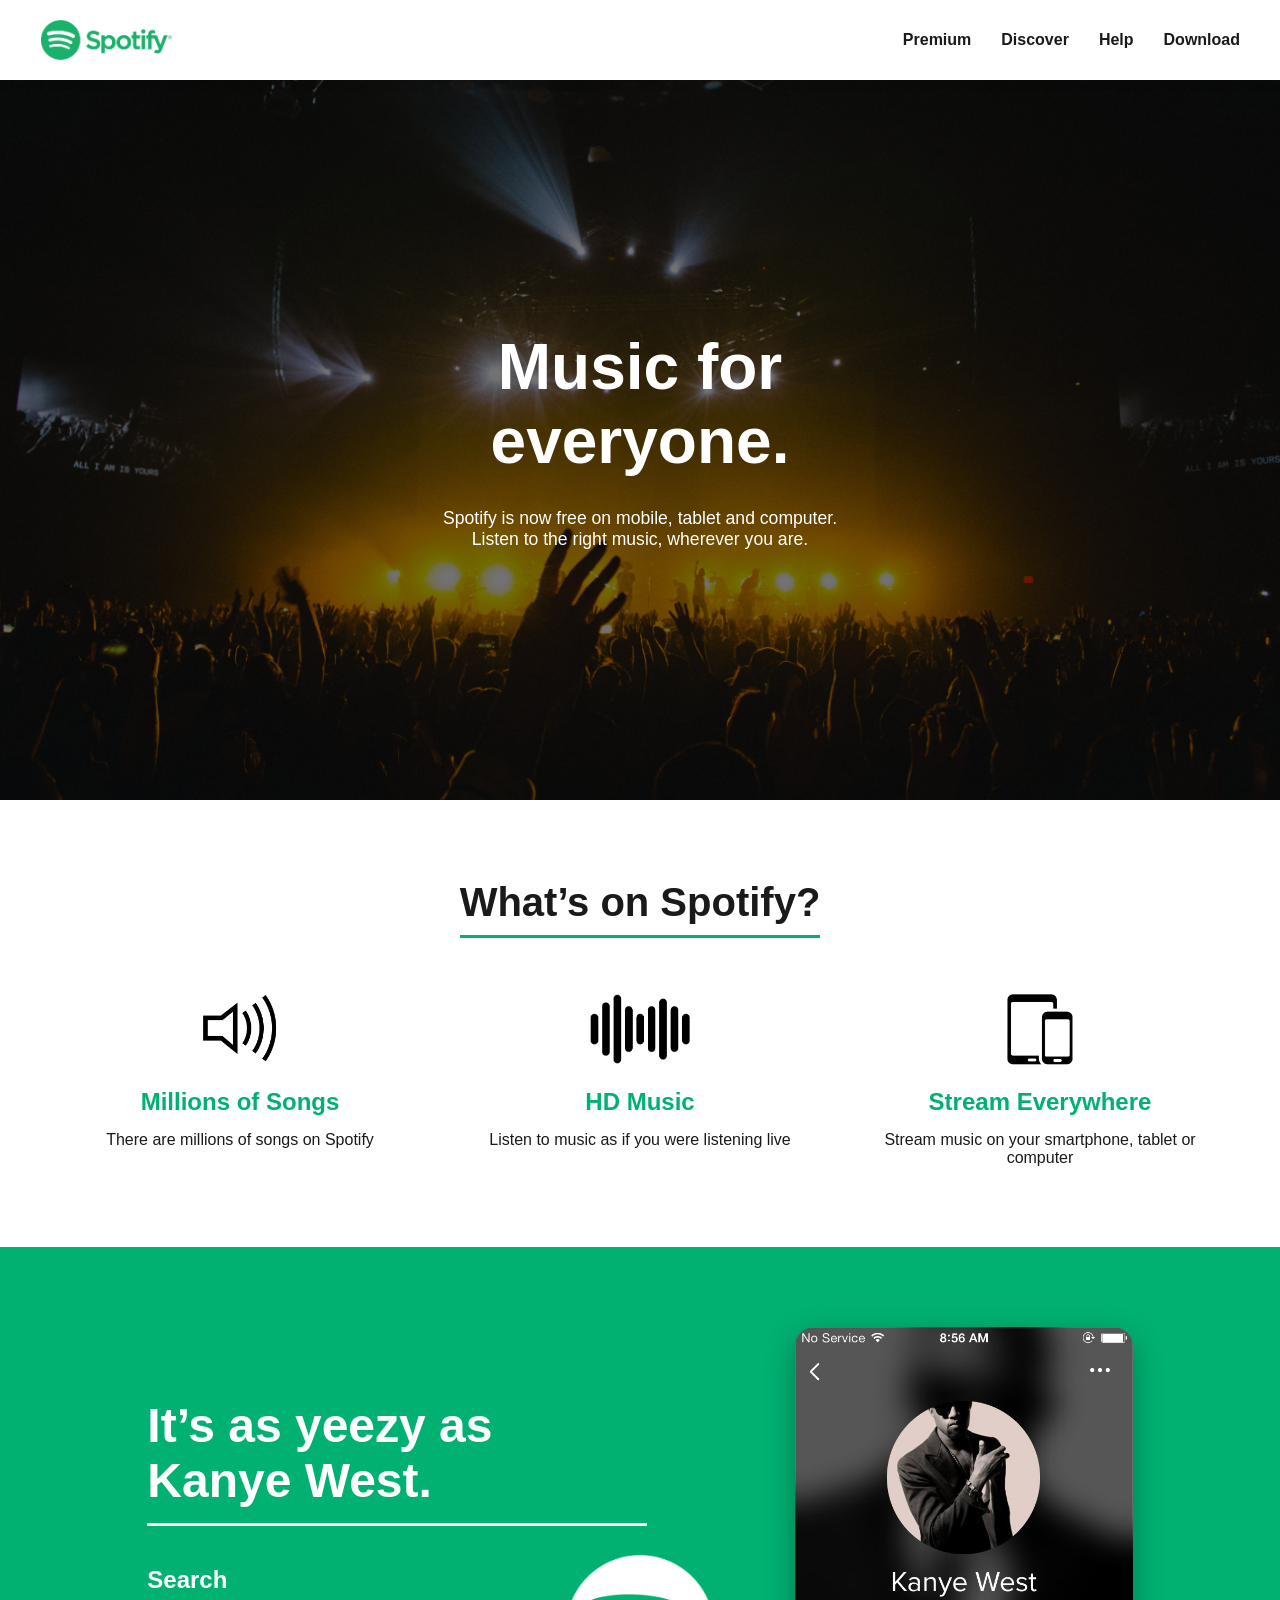
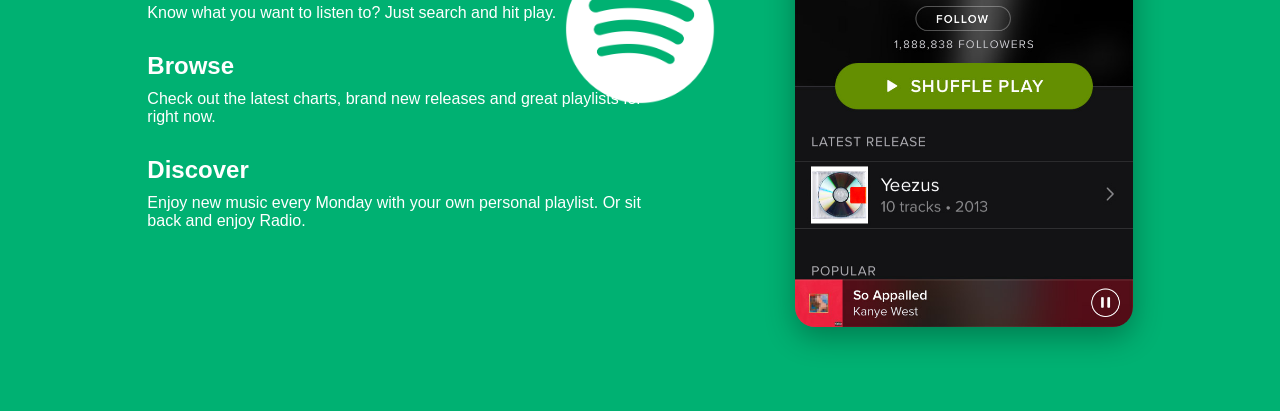
<file: Spotify-Upgraded/index.html>
<!doctype html>
<html lang="en">
  <head>
    <meta charset="UTF-8" />
    <meta name="viewport" content="width=device-width, initial-scale=1.0" />
    <meta http-equiv="X-UA-Compatible" content="ie=edge" />
    <title>Spotify Clone Pro</title>
    <link rel="stylesheet" href="./styles/style.css" />
  </head>
  <body>
    <header class="header">
      <img src="./images/spotify-logo.png" alt="Spotify logo" class="logo" />
      <nav class="nav-list">
        <ul>
          <li><a href="#">Premium</a></li>
          <li><a href="#">Discover</a></li>
          <li><a href="#">Help</a></li>
          <li><a href="#">Download</a></li>
        </ul>
      </nav>
    </header>
    
    <main class="main-content">
      <section class="hero">
        <h1>Music for everyone.</h1>
        <p>
          Spotify is now free on mobile, tablet and computer. Listen to the right music, wherever you are.
        </p>
      </section>

      <section class="spotify-section">
        <h2>What’s on Spotify?</h2>
        <div class="imgs-class container">
          <article class="box">
            <img src="./images/music-icon.png" alt="Music Icon" />
            <h3>Millions of Songs</h3>
            <p>There are millions of songs on Spotify</p>
          </article>
          <article class="box">
            <img src="./images/high-quality-icon.png" alt="High quality icon" />
            <h3>HD Music</h3>
            <p>Listen to music as if you were listening live</p>
          </article>
          <article class="box">
            <img src="./images/devices-icon.png" alt="Devices icon" />
            <h3>Stream Everywhere</h3>
            <p>Stream music on your smartphone, tablet or computer</p>
          </article>
        </div>
      </section>

      <section class="kanye">
        <div class="kanye-text">
          <h2>It’s as yeezy as Kanye West.</h2>
          <div class="kanye-features">
            <article class="kanye-text-box">
              <h3>Search</h3>
              <p>Know what you want to listen to? Just search and hit play.</p>
            </article>
            <article class="kanye-text-box">
              <h3>Browse</h3>
              <p>Check out the latest charts, brand new releases and great playlists for right now.</p>
            </article>
            <article class="kanye-text-box">
              <h3>Discover</h3>
              <p>Enjoy new music every Monday with your own personal playlist. Or sit back and enjoy Radio.</p>
            </article>
          </div>
        </div>
        <div class="kanye-image-wrapper">
            <img src="./images/spotify-app.jpg" alt="Spotify app on mobile" />
        </div>
      </section>
    </main>

  </body>
</html>
</file>
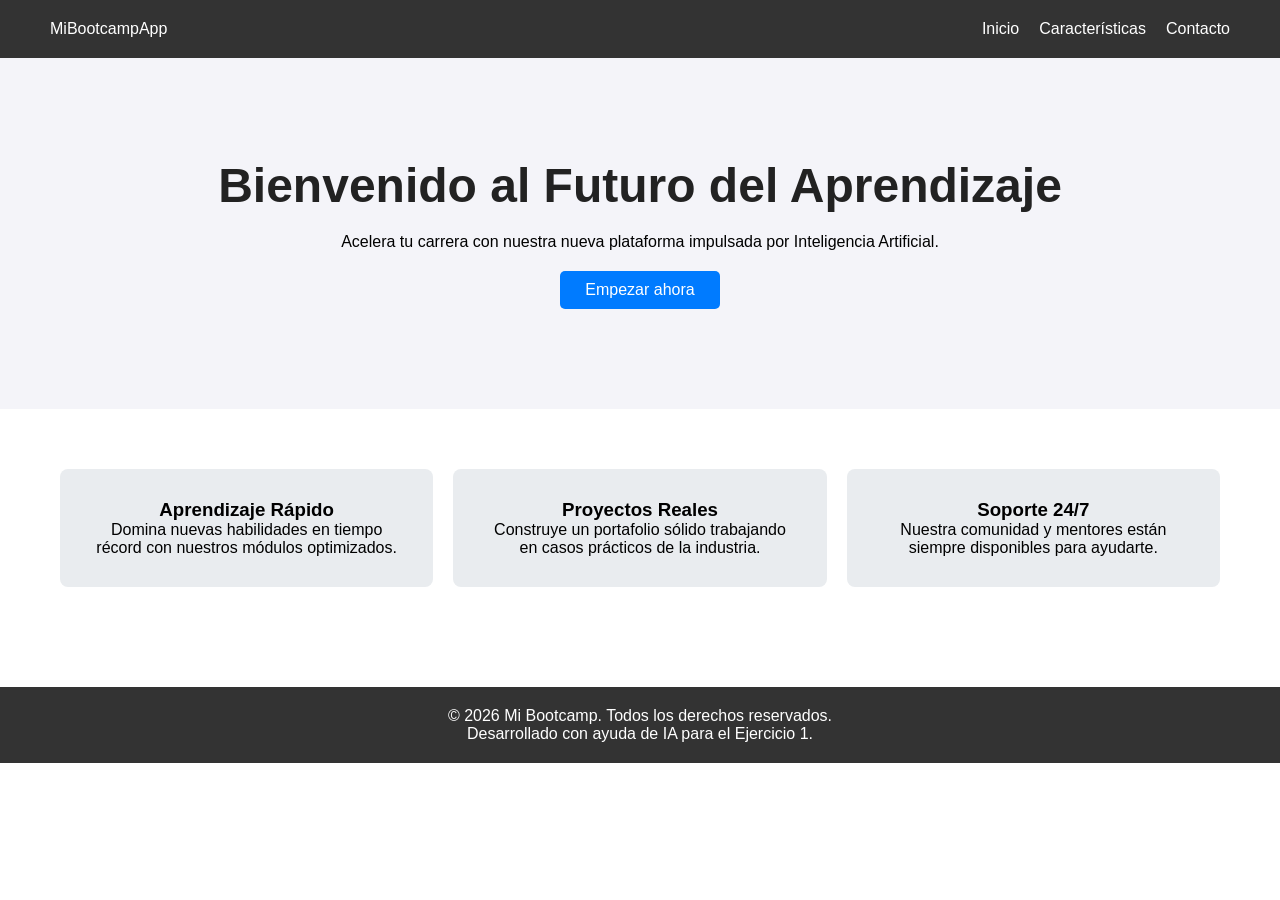
<file: V1/index.html>
<!DOCTYPE html>
<html lang="es">
<head>
    <meta charset="UTF-8">
    <meta name="viewport" content="width=device-width, initial-scale=1.0">
    <title>Mi Landing Page Generada por IA</title>
    <link rel="stylesheet" href="style.css">
</head>
<body>

    <header>
        <div class="logo">MiBootcampApp</div>
        <nav>
            <ul>
                <li><a href="#hero">Inicio</a></li>
                <li><a href="#features">Características</a></li>
                <li><a href="#contacto">Contacto</a></li>
            </ul>
        </nav>
    </header>

    <section id="hero" class="hero">
        <h1>Bienvenido al Futuro del Aprendizaje</h1>
        <p>Acelera tu carrera con nuestra nueva plataforma impulsada por Inteligencia Artificial.</p>
        <a href="#" class="cta-button">Empezar ahora</a>
    </section>

    <section id="features" class="features">
        <div class="card">
            <h3>Aprendizaje Rápido</h3>
            <p>Domina nuevas habilidades en tiempo récord con nuestros módulos optimizados.</p>
        </div>
        <div class="card">
            <h3>Proyectos Reales</h3>
            <p>Construye un portafolio sólido trabajando en casos prácticos de la industria.</p>
        </div>
        <div class="card">
            <h3>Soporte 24/7</h3>
            <p>Nuestra comunidad y mentores están siempre disponibles para ayudarte.</p>
        </div>
    </section>

    <footer id="contacto">
        <p>&copy; 2026 Mi Bootcamp. Todos los derechos reservados.</p>
        <p>Desarrollado con ayuda de IA para el Ejercicio 1.</p>
    </footer>

</body>
</html>
</file>
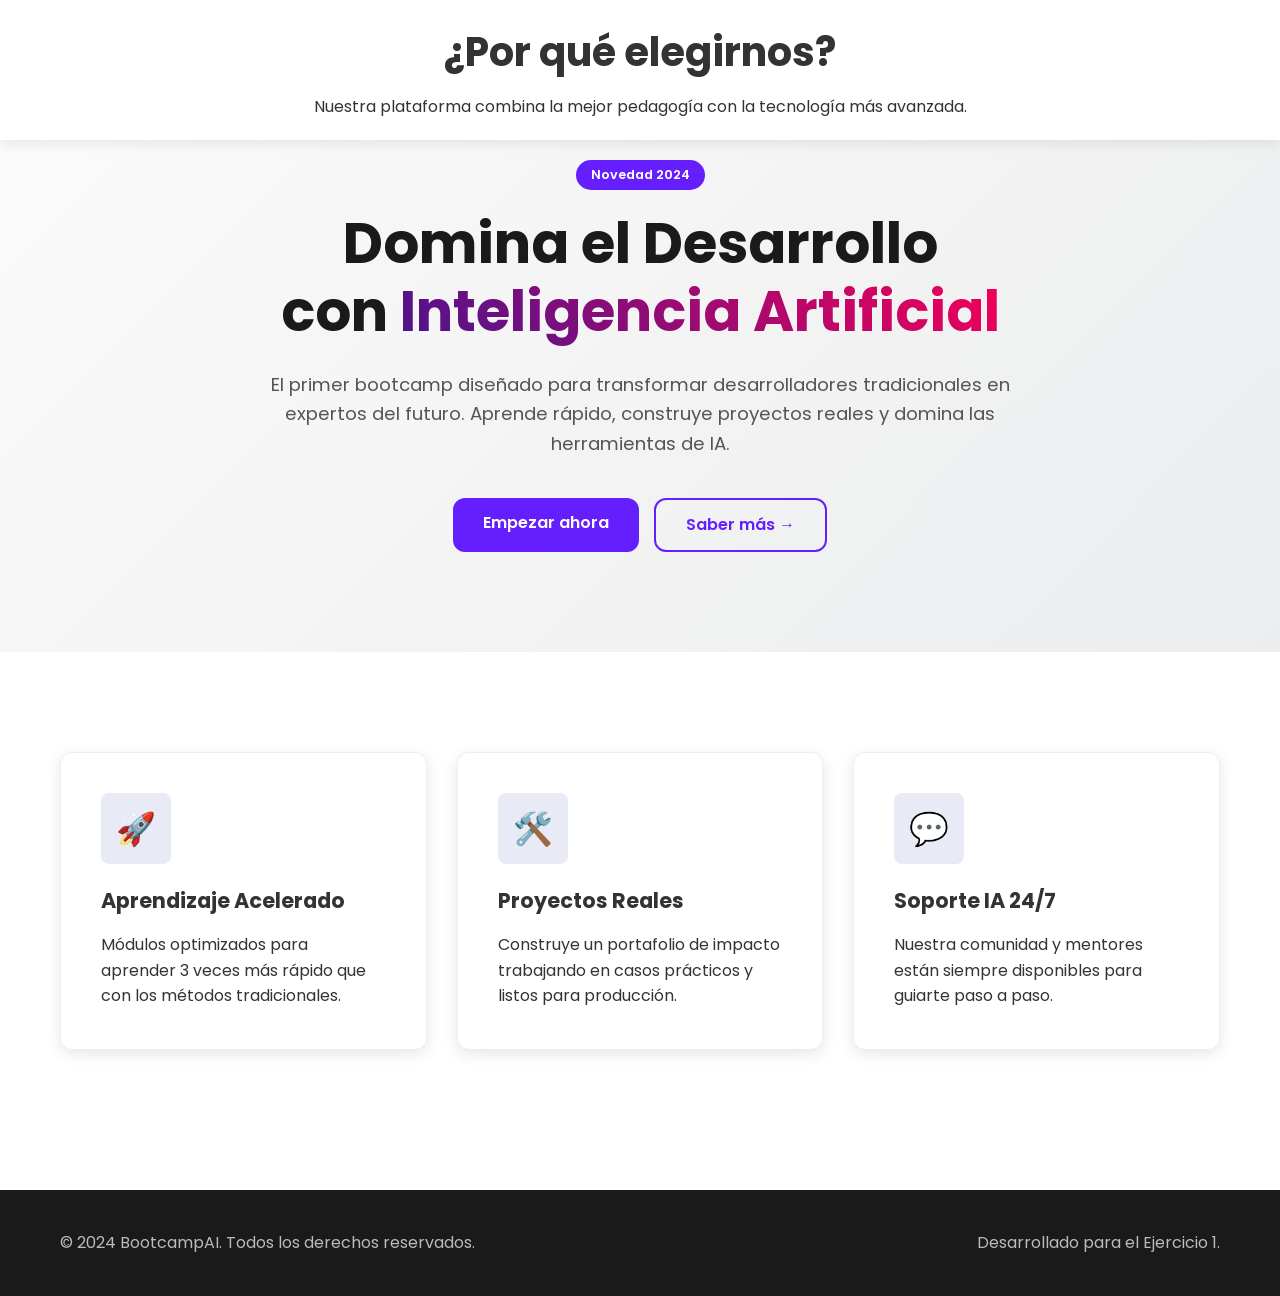
<file: V2/index.html>
<!DOCTYPE html>
<html lang="es">
<head>
    <meta charset="UTF-8">
    <meta name="viewport" content="width=device-width, initial-scale=1.0">
    <title>Landing Page - Bootcamp IA</title>
    <link href="https://fonts.googleapis.com/css2?family=Poppins:wght@400;600;700&display=swap" rel="stylesheet">
    <link rel="stylesheet" href="style.css">
</head>
<body>

    <header>
        <div class="container header-content">
            <div class="logo">Bootcamp<span class="highlight">AI</span></div>
            <nav>
                <ul class="nav-links">
                    <li><a href="#hero">Inicio</a></li>
                    <li><a href="#features">Funciones</a></li>
                    <li><a href="#contacto" class="nav-cta">Probar gratis</a></li>
                </ul>
            </nav>
        </div>
    </header>

    <main>
        <section id="hero" class="hero">
            <div class="container hero-content">
                <span class="badge">Novedad 2024</span>
                <h1>Domina el Desarrollo <br>con <span class="gradient-text">Inteligencia Artificial</span></h1>
                <p>El primer bootcamp diseñado para transformar desarrolladores tradicionales en expertos del futuro. Aprende rápido, construye proyectos reales y domina las herramientas de IA.</p>
                <div class="hero-actions">
                    <a href="#features" class="cta-button primary">Empezar ahora</a>
                    <a href="#contacto" class="cta-button secondary">Saber más →</a>
                </div>
            </div>
        </section>

        <section id="features" class="features container">
            <header class="section-header">
                <h2>¿Por qué elegirnos?</h2>
                <p>Nuestra plataforma combina la mejor pedagogía con la tecnología más avanzada.</p>
            </header>
            
            <div class="feature-grid">
                <article class="card">
                    <div class="card-icon">🚀</div>
                    <h3>Aprendizaje Acelerado</h3>
                    <p>Módulos optimizados para aprender 3 veces más rápido que con los métodos tradicionales.</p>
                </article>
                
                <article class="card">
                    <div class="card-icon">🛠️</div>
                    <h3>Proyectos Reales</h3>
                    <p>Construye un portafolio de impacto trabajando en casos prácticos y listos para producción.</p>
                </article>
                
                <article class="card">
                    <div class="card-icon">💬</div>
                    <h3>Soporte IA 24/7</h3>
                    <p>Nuestra comunidad y mentores están siempre disponibles para guiarte paso a paso.</p>
                </article>
            </div>
        </section>
    </main>

    <footer id="contacto">
        <div class="container footer-content">
            <p>&copy; 2024 BootcampAI. Todos los derechos reservados.</p>
            <p class="credits">Desarrollado para el Ejercicio 1.</p>
        </div>
    </footer>

</body>
</html>
</file>
<file: Spotify-Upgraded/styles/style.css>
/* =========================================
   1. Variables Globales (¡Mantenibilidad!)
   ========================================= */
:root {
  --text-color: #1A1A1A;
  --spotify-green: #00B172;
  --white: #FFF;
  --header-height: 80px;
}

/* =========================================
   2. Reset y Tipografía
   ========================================= */
*, html, body {
  margin: 0;
  padding: 0;
  box-sizing: border-box;
  font-family: sans-serif;
  color: var(--text-color);
}

.container {
  max-width: 1200px;
  margin: 0 auto;
  padding: 0 20px;
}

/* =========================================
   3. Header (Arreglado)
   ========================================= */
.header {
  display: flex;
  height: var(--header-height);
  justify-content: space-between;
  align-items: center;
  padding: 0 40px;
  position: fixed;
  top: 0;
  left: 0;
  background-color: var(--white);
  width: 100%; /* Mejor que 100vw para evitar scroll horizontal */
  z-index: 1000; /* Asegura que flote sobre todo */
  box-shadow: 0 2px 10px rgba(0,0,0,0.1);
}

.header img.logo {
  height: 40px;
}

.nav-list ul {
  list-style-type: none;
  display: flex;
  gap: 30px;
}

.nav-list a {
  text-decoration: none;
  color: var(--text-color);
  font-weight: bold;
  transition: color 0.3s ease;
}

.nav-list a:hover {
  color: var(--spotify-green);
}

/* El arreglo del "fantasma del header" que vimos en el Ejercicio 1 */
.main-content {
  padding-top: var(--header-height);
}

/* =========================================
   4. Hero Section
   ========================================= */
.hero {
  background-image: url(../images/landing.jpg);
  background-size: cover;
  background-position: center;
  color: var(--white);
  min-height: 80vh; /* Mejor que 700px fijos. Se adapta a la pantalla */
  display: flex;
  flex-direction: column;
  justify-content: center;
  align-items: center;
  gap: 30px;
  text-align: center;
  padding: 40px 20px;
}

.hero h1 {
  max-width: 600px;
  font-size: clamp(2rem, 5vw, 4rem); /* Texto fluido: crece y encoge con la pantalla */
  color: var(--white);
}

.hero p {
  max-width: 400px;
  font-size: 1.1rem;
  color: var(--white);
}

/* =========================================
   5. Spotify Section (Usando CSS Grid)
   ========================================= */
.spotify-section {
  padding: 80px 20px;
  text-align: center;
  background-color: var(--white);
}

.spotify-section h2 {
  display: inline-block; /* Truco para que el borde inferior no ocupe todo el ancho */
  padding-bottom: 10px;
  border-bottom: 3px solid var(--spotify-green);
  margin-bottom: 50px;
  font-size: 2.5rem;
}

/* Reemplazamos flexbox con Grid para las tarjetas. Es mucho más estable. */
.imgs-class {
  display: grid;
  grid-template-columns: repeat(3, 1fr);
  gap: 40px;
}

.box {
  display: flex;
  flex-direction: column;
  align-items: center;
  /* Eliminamos width: 33% y height: 250px. Dejamos que el contenido respire */
}

.box img {
  height: 80px;
  margin-bottom: 20px;
}

.box h3 {
  color: var(--spotify-green);
  margin-bottom: 15px;
  font-size: 1.5rem;
}

/* =========================================
   6. Kanye Section
   ========================================= */
.kanye {
  background-color: var(--spotify-green);
  background-image: url(../images/spotify-icon-white.png);
  background-position: center;
  background-size: 150px;
  background-repeat: no-repeat;
  color: var(--white);
  padding: 80px 40px;
  display: flex;
  align-items: center; /* Centra verticalmente el texto y la imagen */
  justify-content: space-evenly;
  gap: 40px;
  /* Eliminamos height: 800px. Ahora crece según necesite */
}

.kanye-text {
  max-width: 500px;
}

.kanye-text h2 {
  font-size: clamp(2rem, 4vw, 3rem);
  border-bottom: 3px solid var(--white);
  padding-bottom: 15px;
  margin-bottom: 40px;
  display: inline-block;
  color: var(--white);
}

.kanye-text-box {
  margin-bottom: 30px;
}

.kanye-text-box h3, .kanye-text-box p {
    color: var(--white);
}

.kanye-text-box h3 {
  margin-bottom: 10px;
  font-size: 1.5rem;
}

.kanye-image-wrapper img {
  max-height: 600px;
  width: auto;
  border-radius: 20px; /* Un toque moderno */
  box-shadow: 0 10px 30px rgba(0,0,0,0.3);
}

/* =========================================
   7. Media Queries (El Responsiveness que faltaba)
   ========================================= */
@media (max-width: 900px) {
  .imgs-class {
    grid-template-columns: 1fr; /* Pasa de 3 columnas a 1 sola */
    gap: 50px;
  }
  
  .kanye {
    flex-direction: column; /* Apila el texto arriba y la foto abajo */
    text-align: center;
    background-position: top 20px center; /* Mueve el logo de fondo */
  }

  .kanye-text h2 {
    margin-top: 40px; /* Espacio para el logo de fondo */
  }

  .kanye-image-wrapper img {
    max-height: 400px;
  }
}

@media (max-width: 600px) {
  .header {
    flex-direction: column;
    height: auto;
    padding: 15px 0;
  }
  
  .nav-list ul {
    margin-top: 15px;
    gap: 15px;
    flex-wrap: wrap;
    justify-content: center;
  }
  
  /* Ajustamos el padding del main porque el header ahora es más alto */
  .main-content { padding-top: 120px; }
}
</file>
<file: V1/style.css>
/* Reset básico */
* {
    margin: 0;
    padding: 0;
    box-sizing: border-box;
    font-family: Arial, sans-serif;
}

/* Header */
header {
    background-color: #333;
    color: white;
    display: flex;
    justify-content: space-between;
    padding: 20px 50px;
    align-items: center;
}

header nav ul {
    list-style: none;
    display: flex;
    gap: 20px;
}

header nav a {
    color: white;
    text-decoration: none;
}

/* Hero Section */
.hero {
    background-color: #f4f4f9;
    text-align: center;
    padding: 100px 20px;
}

.hero h1 {
    font-size: 3rem;
    margin-bottom: 20px;
    color: #222;
}

.cta-button {
    display: inline-block;
    background-color: #007bff;
    color: white;
    padding: 10px 25px;
    text-decoration: none;
    border-radius: 5px;
    margin-top: 20px;
}

/* Features - Tarjetas */
.features {
    display: flex;
    padding: 50px;
    background-color: #fff;
    /* Pista para tu arreglo: ¿Qué pasa aquí si la pantalla es muy pequeña? */
}

.card {
    background-color: #e9ecef;
    padding: 30px;
    margin: 10px;
    border-radius: 8px;
    text-align: center;
    flex: 1; /* Hace que las tres tarjetas ocupen el mismo ancho */
}

/* Footer */
footer {
    background-color: #333;
    color: white;
    text-align: center;
    padding: 20px;
    margin-top: 40px;
}
</file>
<file: V2/style.css>
/* =========================================
   1. Variables y Configuración General
   ========================================= */
:root {
    --primary-color: #4a148c; 
    --accent-color: #651fff;  
    --text-color: #333333;
    --bg-color: #ffffff;
    --shadow-md: 0 4px 15px rgba(0,0,0,0.1);
    --border-radius: 12px;
    --transition-fast: all 0.3s ease;
}

* {
    margin: 0;
    padding: 0;
    box-sizing: border-box;
}

html {
    scroll-behavior: smooth;
    font-family: 'Poppins', sans-serif;
    color: var(--text-color);
    line-height: 1.6;
}

.container {
    max-width: 1200px;
    margin: 0 auto;
    padding: 0 20px;
}

/* =========================================
   2. Header y Navegación
   ========================================= */
header {
    background-color: var(--bg-color);
    padding: 20px 0;
    position: fixed;
    top: 0;
    left: 0;
    width: 100%;
    z-index: 9999;
    box-shadow: 0 4px 12px rgba(0,0,0,0.08);
}

.header-content {
    display: flex;
    flex-wrap: wrap; /* Permite que los elementos se adapten si no caben */
    justify-content: space-between;
    align-items: center;
    gap: 15px;
}

.logo {
    font-size: 1.5rem;
    font-weight: 700;
    color: var(--primary-color);
}

.highlight { color: var(--accent-color); }

.nav-links {
    list-style: none;
    display: flex;
    gap: 25px;
    align-items: center;
}

.nav-links a {
    text-decoration: none;
    color: var(--text-color);
    font-weight: 600;
    font-size: 0.95rem;
    transition: var(--transition-fast);
}

.nav-links a:hover { color: var(--accent-color); }

.nav-links a.nav-cta {
    background-color: var(--accent-color);
    color: #ffffff;
    padding: 10px 22px;
    border-radius: 50px;
}

/* =========================================
   3. Hero Section
   ========================================= */
.hero {
    background: linear-gradient(135deg, #fdfbfb 0%, #ebedee 100%);
    /* Padding superior gigante para asegurar que la cabecera fija no lo tape */
    padding: 160px 0 100px 0; 
    text-align: center;
    position: relative;
    z-index: 10;
}

.hero-content {
    display: flex;
    flex-direction: column;
    align-items: center;
    max-width: 800px;
    margin: 0 auto;
}

.badge {
    background-color: var(--accent-color);
    color: white;
    padding: 5px 15px;
    border-radius: 20px;
    font-size: 0.8rem;
    margin-bottom: 20px;
    font-weight: 600;
}

.hero h1 {
    font-size: 3.5rem;
    line-height: 1.2;
    margin-bottom: 25px;
    color: #1a1a1a;
}

.gradient-text {
    background: linear-gradient(45deg, var(--primary-color), #f50057);
    -webkit-background-clip: text;
    -webkit-text-fill-color: transparent;
}

.hero p {
    font-size: 1.15rem;
    color: #555;
    margin-bottom: 40px;
}

.hero-actions {
    display: flex;
    gap: 15px;
    justify-content: center;
}

.cta-button {
    display: inline-block;
    padding: 12px 30px;
    text-decoration: none;
    border-radius: var(--border-radius);
    font-weight: 600;
    transition: var(--transition-fast);
    cursor: pointer;
}

.cta-button.primary { background-color: var(--accent-color); color: white; }
.cta-button.primary:hover { background-color: var(--primary-color); }

.cta-button.secondary { background-color: transparent; color: var(--accent-color); border: 2px solid var(--accent-color); }
.cta-button.secondary:hover { background-color: #f4f4f9; }

/* =========================================
   4. Features Section (Tarjetas)
   ========================================= */
.features {
    padding: 100px 20px;
}

.section-header {
    text-align: center;
    margin-bottom: 60px;
}

.section-header h2 {
    font-size: 2.5rem;
    margin-bottom: 10px;
}

.feature-grid {
    display: grid;
    grid-template-columns: repeat(3, 1fr);
    gap: 30px;
}

.card {
    background-color: var(--bg-color);
    padding: 40px;
    border-radius: var(--border-radius);
    text-align: left;
    box-shadow: var(--shadow-md);
    transition: var(--transition-fast);
    border: 1px solid #eee;
}

.card:hover {
    transform: translateY(-10px);
    box-shadow: 0 10px 30px rgba(101, 31, 255, 0.15);
}

.card-icon {
    font-size: 2rem;
    margin-bottom: 20px;
    background-color: #e8eaf6;
    display: inline-block;
    padding: 10px 15px;
    border-radius: 8px;
}

.card h3 {
    font-size: 1.3rem;
    margin-bottom: 15px;
}

/* =========================================
   5. Footer
   ========================================= */
footer {
    background-color: #1a1a1a;
    color: #bbb;
    padding: 40px 0;
    margin-top: 40px;
}

.footer-content {
    display: flex;
    justify-content: space-between;
    align-items: center;
}

/* =========================================
   6. RESPONSIVENESS (Media Queries)
   ========================================= */

/* Tablets */
@media (max-width: 992px) {
    .hero h1 { font-size: 2.8rem; }
    .feature-grid { grid-template-columns: repeat(2, 1fr); }
}

/* Móviles */
@media (max-width: 768px) {
    .header-content { flex-direction: column; text-align: center; padding: 10px 0;}
    .nav-links { gap: 15px; flex-wrap: wrap; justify-content: center; margin-top: 10px;}
    
    .hero { padding: 180px 0 60px 0; } /* Ajuste de padding para compensar el header más alto en móvil */
    .hero h1 { font-size: 2.2rem; }
    
    .hero-actions { flex-direction: column; width: 100%; gap: 15px; }
    .cta-button { width: 100%; text-align: center; }
    
    .feature-grid { grid-template-columns: 1fr; } /* 1 sola columna en móviles */
    
    .footer-content { flex-direction: column; gap: 15px; text-align: center; }
}
</file>
